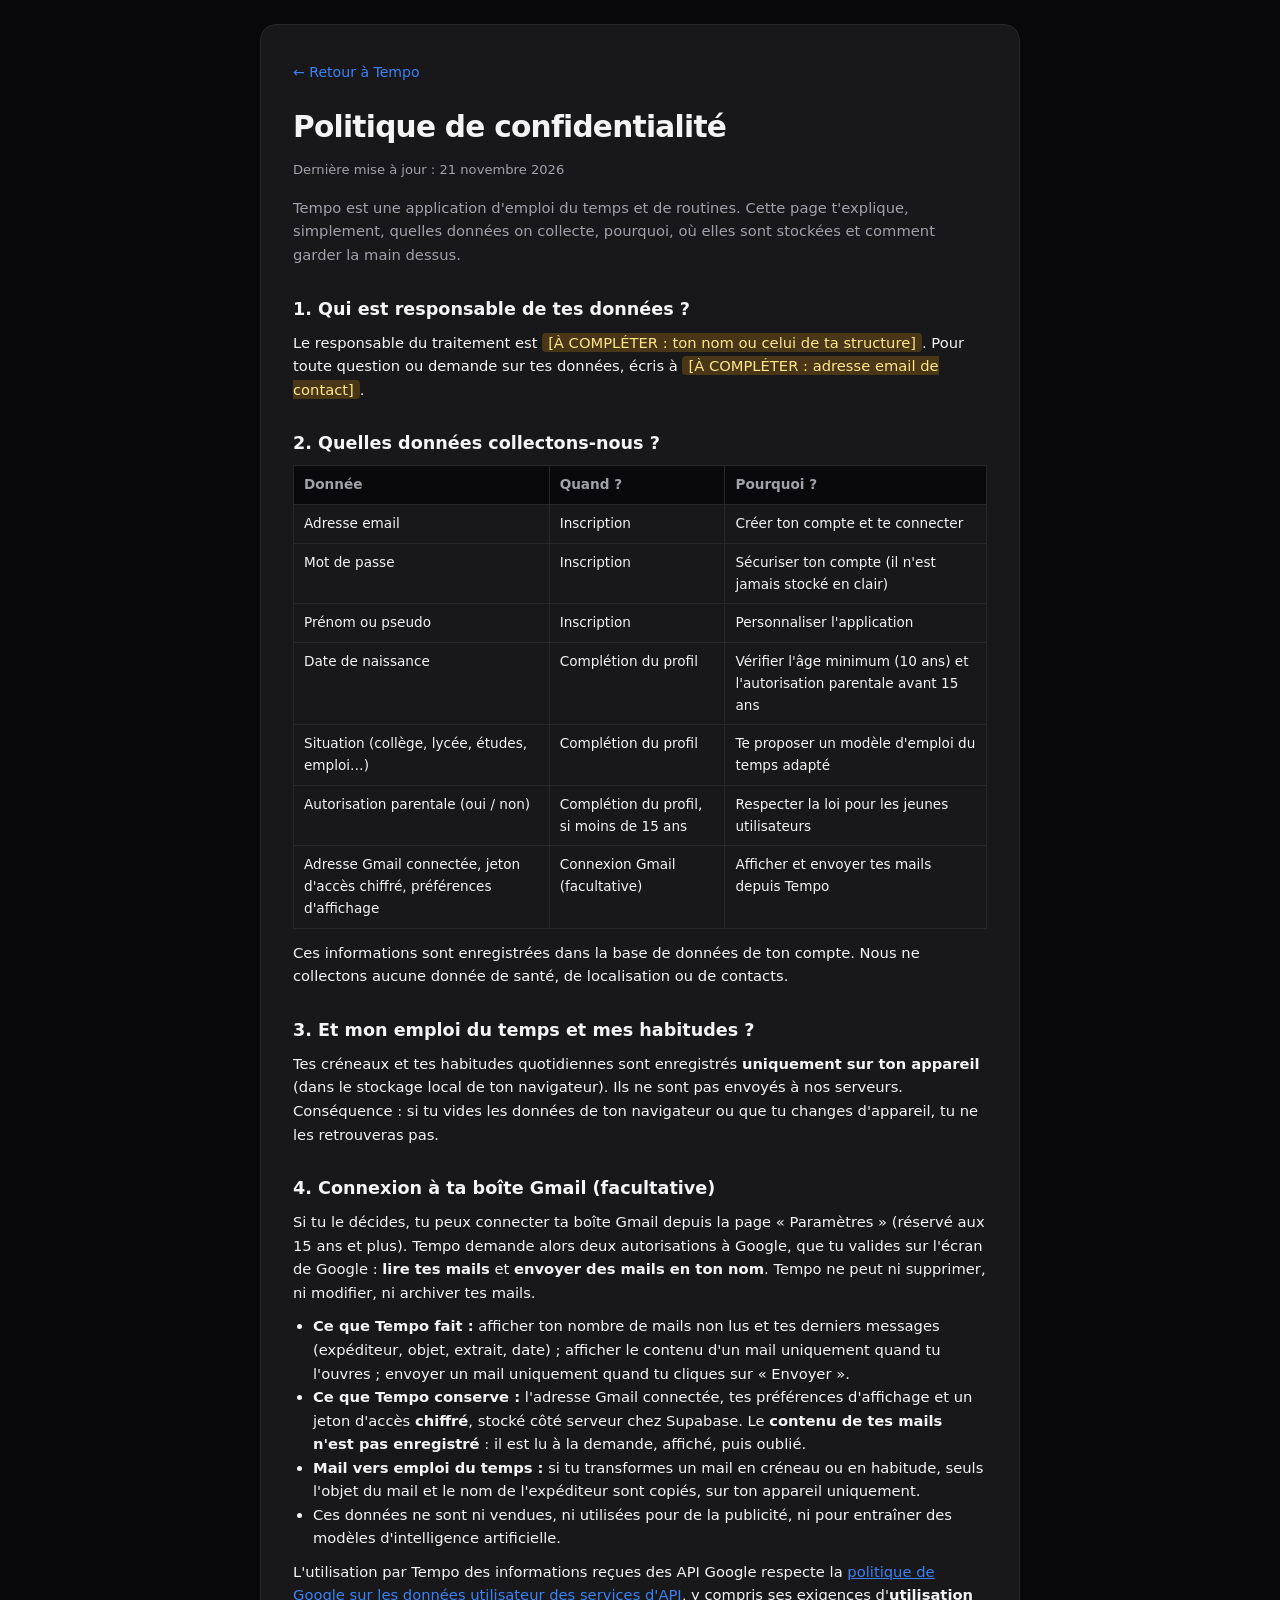
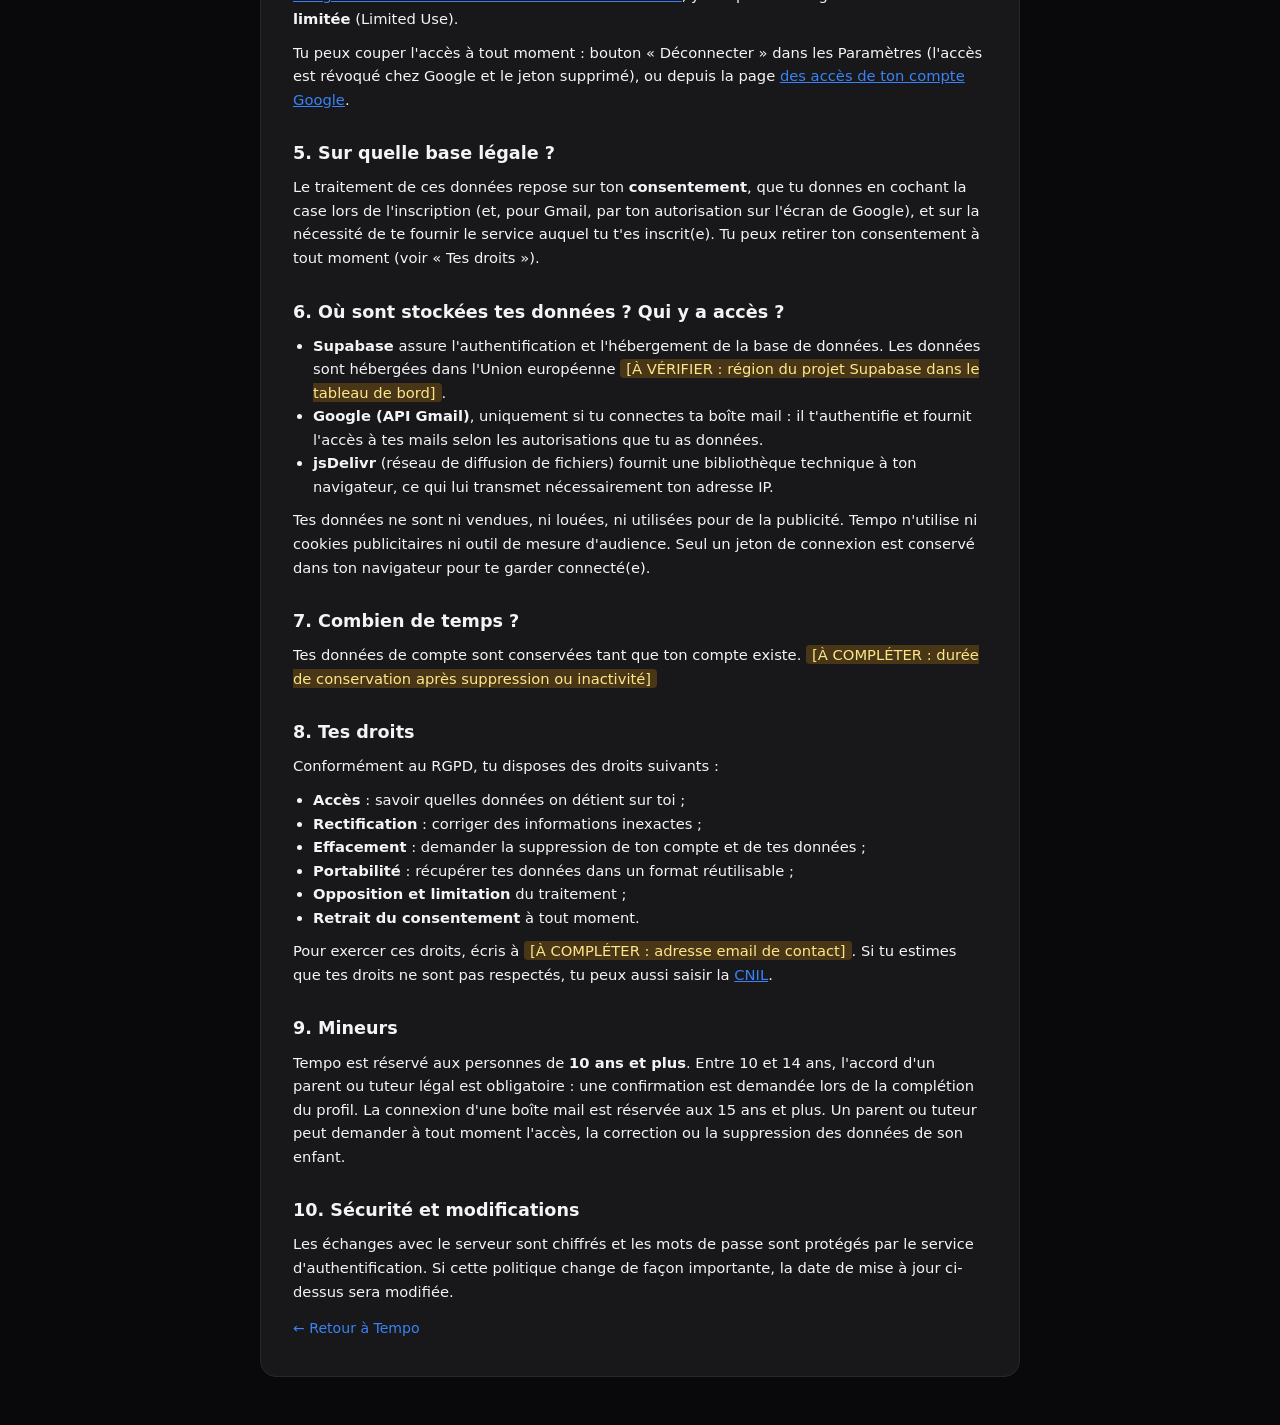
<file: confidentialite.html>
<!DOCTYPE html>
<html lang="fr">
<head>
    <meta charset="UTF-8">
    <meta name="viewport" content="width=device-width, initial-scale=1.0">
    <title>Tempo - Politique de confidentialité</title>

    <link rel="manifest" href="manifest.json">
    <link rel="stylesheet" href="css/base.css">
    <link rel="stylesheet" href="css/legal.css">
</head>
<body class="legal-page">

    <main class="legal-container">
        <a class="back-link" href="index.html">← Retour à Tempo</a>

        <h1>Politique de confidentialité</h1>
        <p class="updated">Dernière mise à jour : 21 novembre 2026</p>

        <p class="lead">
            Tempo est une application d'emploi du temps et de routines. Cette page t'explique, simplement,
            quelles données on collecte, pourquoi, où elles sont stockées et comment garder la main dessus.
        </p>

        <h2>1. Qui est responsable de tes données ?</h2>
        <p>
            Le responsable du traitement est <mark class="todo">[À COMPLÉTER : ton nom ou celui de ta structure]</mark>.
            Pour toute question ou demande sur tes données, écris à
            <mark class="todo">[À COMPLÉTER : adresse email de contact]</mark>.
        </p>

        <h2>2. Quelles données collectons-nous ?</h2>
        <table>
            <thead>
                <tr><th>Donnée</th><th>Quand ?</th><th>Pourquoi ?</th></tr>
            </thead>
            <tbody>
                <tr><td>Adresse email</td><td>Inscription</td><td>Créer ton compte et te connecter</td></tr>
                <tr><td>Mot de passe</td><td>Inscription</td><td>Sécuriser ton compte (il n'est jamais stocké en clair)</td></tr>
                <tr><td>Prénom ou pseudo</td><td>Inscription</td><td>Personnaliser l'application</td></tr>
                <tr><td>Date de naissance</td><td>Complétion du profil</td><td>Vérifier l'âge minimum (10 ans) et l'autorisation parentale avant 15 ans</td></tr>
                <tr><td>Situation (collège, lycée, études, emploi…)</td><td>Complétion du profil</td><td>Te proposer un modèle d'emploi du temps adapté</td></tr>
                <tr><td>Autorisation parentale (oui / non)</td><td>Complétion du profil, si moins de 15 ans</td><td>Respecter la loi pour les jeunes utilisateurs</td></tr>
                <tr><td>Adresse Gmail connectée, jeton d'accès chiffré, préférences d'affichage</td><td>Connexion Gmail (facultative)</td><td>Afficher et envoyer tes mails depuis Tempo</td></tr>
            </tbody>
        </table>
        <p>
            Ces informations sont enregistrées dans la base de données de ton compte.
            Nous ne collectons aucune donnée de santé, de localisation ou de contacts.
        </p>

        <h2>3. Et mon emploi du temps et mes habitudes ?</h2>
        <p>
            Tes créneaux et tes habitudes quotidiennes sont enregistrés <strong>uniquement sur ton appareil</strong>
            (dans le stockage local de ton navigateur). Ils ne sont pas envoyés à nos serveurs.
            Conséquence : si tu vides les données de ton navigateur ou que tu changes d'appareil, tu ne les retrouveras pas.
        </p>

        <h2>4. Connexion à ta boîte Gmail (facultative)</h2>
        <p>
            Si tu le décides, tu peux connecter ta boîte Gmail depuis la page « Paramètres »
            (réservé aux 15 ans et plus). Tempo demande alors deux autorisations à Google, que tu valides
            sur l'écran de Google : <strong>lire tes mails</strong> et <strong>envoyer des mails en ton nom</strong>.
            Tempo ne peut ni supprimer, ni modifier, ni archiver tes mails.
        </p>
        <ul>
            <li>
                <strong>Ce que Tempo fait :</strong> afficher ton nombre de mails non lus et tes derniers messages
                (expéditeur, objet, extrait, date) ; afficher le contenu d'un mail uniquement quand tu l'ouvres ;
                envoyer un mail uniquement quand tu cliques sur « Envoyer ».
            </li>
            <li>
                <strong>Ce que Tempo conserve :</strong> l'adresse Gmail connectée, tes préférences d'affichage
                et un jeton d'accès <strong>chiffré</strong>, stocké côté serveur chez Supabase.
                Le <strong>contenu de tes mails n'est pas enregistré</strong> : il est lu à la demande, affiché, puis oublié.
            </li>
            <li>
                <strong>Mail vers emploi du temps :</strong> si tu transformes un mail en créneau ou en habitude,
                seuls l'objet du mail et le nom de l'expéditeur sont copiés, sur ton appareil uniquement.
            </li>
            <li>
                Ces données ne sont ni vendues, ni utilisées pour de la publicité, ni pour entraîner des modèles d'intelligence artificielle.
            </li>
        </ul>
        <p>
            L'utilisation par Tempo des informations reçues des API Google respecte la
            <a href="https://developers.google.com/terms/api-services-user-data-policy" target="_blank" rel="noopener">politique de Google sur les données utilisateur des services d'API</a>,
            y compris ses exigences d'<strong>utilisation limitée</strong> (Limited Use).
        </p>
        <p>
            Tu peux couper l'accès à tout moment : bouton « Déconnecter » dans les Paramètres
            (l'accès est révoqué chez Google et le jeton supprimé), ou depuis la page
            <a href="https://myaccount.google.com/permissions" target="_blank" rel="noopener">des accès de ton compte Google</a>.
        </p>

        <h2>5. Sur quelle base légale ?</h2>
        <p>
            Le traitement de ces données repose sur ton <strong>consentement</strong>, que tu donnes en cochant la case
            lors de l'inscription (et, pour Gmail, par ton autorisation sur l'écran de Google), et sur la nécessité de te fournir le service auquel tu t'es inscrit(e).
            Tu peux retirer ton consentement à tout moment (voir « Tes droits »).
        </p>

        <h2>6. Où sont stockées tes données ? Qui y a accès ?</h2>
        <ul>
            <li>
                <strong>Supabase</strong> assure l'authentification et l'hébergement de la base de données.
                Les données sont hébergées dans l'Union européenne
                <mark class="todo">[À VÉRIFIER : région du projet Supabase dans le tableau de bord]</mark>.
            </li>
            <li>
                <strong>Google (API Gmail)</strong>, uniquement si tu connectes ta boîte mail : il t'authentifie
                et fournit l'accès à tes mails selon les autorisations que tu as données.
            </li>
            <li>
                <strong>jsDelivr</strong> (réseau de diffusion de fichiers) fournit une bibliothèque technique à ton navigateur,
                ce qui lui transmet nécessairement ton adresse IP.
            </li>
        </ul>
        <p>
            Tes données ne sont ni vendues, ni louées, ni utilisées pour de la publicité.
            Tempo n'utilise ni cookies publicitaires ni outil de mesure d'audience.
            Seul un jeton de connexion est conservé dans ton navigateur pour te garder connecté(e).
        </p>

        <h2>7. Combien de temps ?</h2>
        <p>
            Tes données de compte sont conservées tant que ton compte existe.
            <mark class="todo">[À COMPLÉTER : durée de conservation après suppression ou inactivité]</mark>
        </p>

        <h2>8. Tes droits</h2>
        <p>Conformément au RGPD, tu disposes des droits suivants :</p>
        <ul>
            <li><strong>Accès</strong> : savoir quelles données on détient sur toi ;</li>
            <li><strong>Rectification</strong> : corriger des informations inexactes ;</li>
            <li><strong>Effacement</strong> : demander la suppression de ton compte et de tes données ;</li>
            <li><strong>Portabilité</strong> : récupérer tes données dans un format réutilisable ;</li>
            <li><strong>Opposition et limitation</strong> du traitement ;</li>
            <li><strong>Retrait du consentement</strong> à tout moment.</li>
        </ul>
        <p>
            Pour exercer ces droits, écris à
            <mark class="todo">[À COMPLÉTER : adresse email de contact]</mark>.
            Si tu estimes que tes droits ne sont pas respectés, tu peux aussi saisir la
            <a href="https://www.cnil.fr/fr/plaintes" target="_blank" rel="noopener">CNIL</a>.
        </p>

        <h2>9. Mineurs</h2>
        <p>
            Tempo est réservé aux personnes de <strong>10 ans et plus</strong>.
            Entre 10 et 14 ans, l'accord d'un parent ou tuteur légal est obligatoire :
            une confirmation est demandée lors de la complétion du profil. La connexion d'une boîte mail est réservée aux 15 ans et plus.
            Un parent ou tuteur peut demander à tout moment l'accès, la correction ou la suppression des données de son enfant.
        </p>

        <h2>10. Sécurité et modifications</h2>
        <p>
            Les échanges avec le serveur sont chiffrés et les mots de passe sont protégés par le service d'authentification.
            Si cette politique change de façon importante, la date de mise à jour ci-dessus sera modifiée.
        </p>

        <a class="back-link" href="index.html">← Retour à Tempo</a>
    </main>

</body>
</html>
</file>
<file: css/base.css>
:root {
    --bg-color: #09090b;
    --card-bg: #18181b;
    --card-hover: #202024;
    --text-color: #f4f4f5;
    --text-muted: #a1a1aa;
    --accent: #3b82f6;
    --accent-hover: #2563eb;
    --success: #10b981;
    --error: #ef4444;
    --border: #27272a;
}

* {
    box-sizing: border-box;
}

body {
    margin: 0;
    padding: 16px;
    font-family: system-ui, -apple-system, BlinkMacSystemFont, 'Segoe UI', Roboto, sans-serif;
    background-color: var(--bg-color);
    color: var(--text-color);
    min-height: 100vh;
    display: flex;
    justify-content: center;
    align-items: center;
}

body.dashboard-active {
    align-items: flex-start;
    padding-top: 20px;
    padding-bottom: 40px;
}

/* --- CONTENEURS AUTH & ONBOARDING --- */
.card-container {
    width: 100%;
    max-width: 420px;
    padding: 32px;
    background: var(--card-bg);
    border: 1px solid var(--border);
    border-radius: 16px;
    box-shadow: 0 10px 25px -5px rgba(0, 0, 0, 0.3);
}

.logo-area {
    text-align: center;
    margin-bottom: 24px;
}

h1 {
    font-size: 1.85rem;
    margin: 0 0 8px 0;
    font-weight: 700;
    letter-spacing: -0.025em;
}

p {
    color: var(--text-muted);
    font-size: 0.95rem;
    margin: 0;
}

.auth-tabs {
    display: flex;
    background: var(--bg-color);
    border-radius: 10px;
    padding: 4px;
    margin-bottom: 24px;
    border: 1px solid var(--border);
}

.tab-btn {
    flex: 1;
    background: transparent;
    border: none;
    color: var(--text-muted);
    padding: 10px;
    font-weight: 600;
    font-size: 0.9rem;
    cursor: pointer;
    border-radius: 8px;
    transition: all 0.2s;
}

.tab-btn.active {
    background: var(--card-bg);
    color: var(--text-color);
    box-shadow: 0 2px 5px rgba(0,0,0,0.2);
}

form {
    display: flex;
    flex-direction: column;
    gap: 16px;
}

.form-group {
    display: flex;
    flex-direction: column;
    gap: 6px;
}

label {
    font-size: 0.85rem;
    font-weight: 500;
    color: var(--text-muted);
}

input[type="text"],
input[type="email"],
input[type="password"],
input[type="date"],
input[type="time"],
select {
    background: var(--bg-color);
    border: 1px solid var(--border);
    border-radius: 10px;
    padding: 10px 14px;
    color: var(--text-color);
    font-size: 0.9rem;
    outline: none;
    transition: border-color 0.2s;
    font-family: inherit;
    color-scheme: dark;
}

input:focus, select:focus {
    border-color: var(--accent);
}

.rgpd-box a,
.legal-link a {
    color: var(--accent);
}

.legal-link {
    text-align: center;
    margin-top: 16px;
    font-size: 0.8rem;
}

.rgpd-box {
    display: flex;
    align-items: flex-start;
    gap: 10px;
    font-size: 0.8rem;
    color: var(--text-muted);
    line-height: 1.4;
    margin-top: 4px;
}

.rgpd-box input[type="checkbox"] {
    margin-top: 2px;
    accent-color: var(--accent);
    cursor: pointer;
}

.banner {
    padding: 10px 14px;
    border-radius: 10px;
    font-size: 0.85rem;
    text-align: center;
    margin-bottom: 16px;
}

.error-banner {
    background: rgba(239, 68, 68, 0.15);
    border: 1px solid var(--error);
    color: #fca5a5;
}

.info-banner {
    background: rgba(16, 185, 129, 0.15);
    border: 1px solid var(--success);
    color: #6ee7b7;
}

.submit-btn {
    background: var(--accent);
    color: white;
    border: none;
    border-radius: 10px;
    padding: 12px;
    font-weight: 600;
    font-size: 0.95rem;
    cursor: pointer;
    transition: background 0.2s;
    width: 100%;
}

.submit-btn:hover:not(:disabled) {
    background: var(--accent-hover);
}

.submit-btn:disabled {
    opacity: 0.6;
    cursor: not-allowed;
}

.secondary-btn {
    background: var(--bg-color);
    color: var(--text-color);
    border: 1px solid var(--border);
    margin-top: 12px;
}

.secondary-btn:hover {
    border-color: var(--text-muted);
    background: var(--card-hover);
}

.hidden {
    display: none !important;
}

/* Évite le flash de contenu pendant la vérification de session */
body.pending {
    visibility: hidden;
}

/* Boutons compacts (accueil + paramètres) */
.primary-small-btn {
    background: var(--accent);
    color: white;
    border: none;
    padding: 9px 16px;
    border-radius: 10px;
    font-size: 0.85rem;
    font-weight: 600;
    cursor: pointer;
    transition: background 0.2s;
}

.primary-small-btn:hover {
    background: var(--accent-hover);
}

.logout-small-btn {
    background: var(--bg-color);
    color: var(--text-muted);
    border: 1px solid var(--border);
    padding: 8px 14px;
    border-radius: 10px;
    font-size: 0.85rem;
    font-weight: 500;
    cursor: pointer;
    transition: all 0.2s;
}

.logout-small-btn:hover {
    color: var(--text-color);
    border-color: var(--text-muted);
}
</file>
<file: css/legal.css>
/* Pages légales : confidentialité (dépend de base.css) */

body.legal-page {
    align-items: flex-start;
    padding-top: 24px;
    padding-bottom: 48px;
}

.legal-container {
    width: 100%;
    max-width: 760px;
    background: var(--card-bg);
    border: 1px solid var(--border);
    border-radius: 16px;
    padding: 32px;
    line-height: 1.6;
}

.legal-container h1 {
    margin-top: 16px;
}

.legal-container h2 {
    font-size: 1.1rem;
    margin: 28px 0 8px;
}

.legal-container p,
.legal-container li {
    font-size: 0.92rem;
    color: var(--text-color);
}

.legal-container p {
    margin: 0 0 10px;
}

.legal-container ul {
    margin: 0 0 10px;
    padding-left: 20px;
}

.legal-container a {
    color: var(--accent);
}

.legal-container .updated {
    color: var(--text-muted);
    font-size: 0.82rem;
    margin-bottom: 16px;
}

.legal-container .lead {
    color: var(--text-muted);
}

.back-link {
    display: inline-block;
    font-size: 0.88rem;
    text-decoration: none;
    margin: 4px 0;
}

.legal-container table {
    width: 100%;
    border-collapse: collapse;
    margin: 8px 0 12px;
    font-size: 0.85rem;
}

.legal-container th,
.legal-container td {
    text-align: left;
    vertical-align: top;
    padding: 8px 10px;
    border: 1px solid var(--border);
}

.legal-container th {
    background: var(--bg-color);
    color: var(--text-muted);
    font-weight: 600;
}

/* Éléments à compléter avant la mise en ligne */
mark.todo {
    background: rgba(245, 158, 11, 0.22);
    color: #fde68a;
    padding: 1px 6px;
    border-radius: 4px;
}

@media (max-width: 600px) {
    .legal-container {
        padding: 20px;
    }
    .legal-container table {
        display: block;
        overflow-x: auto;
    }
}
</file>
